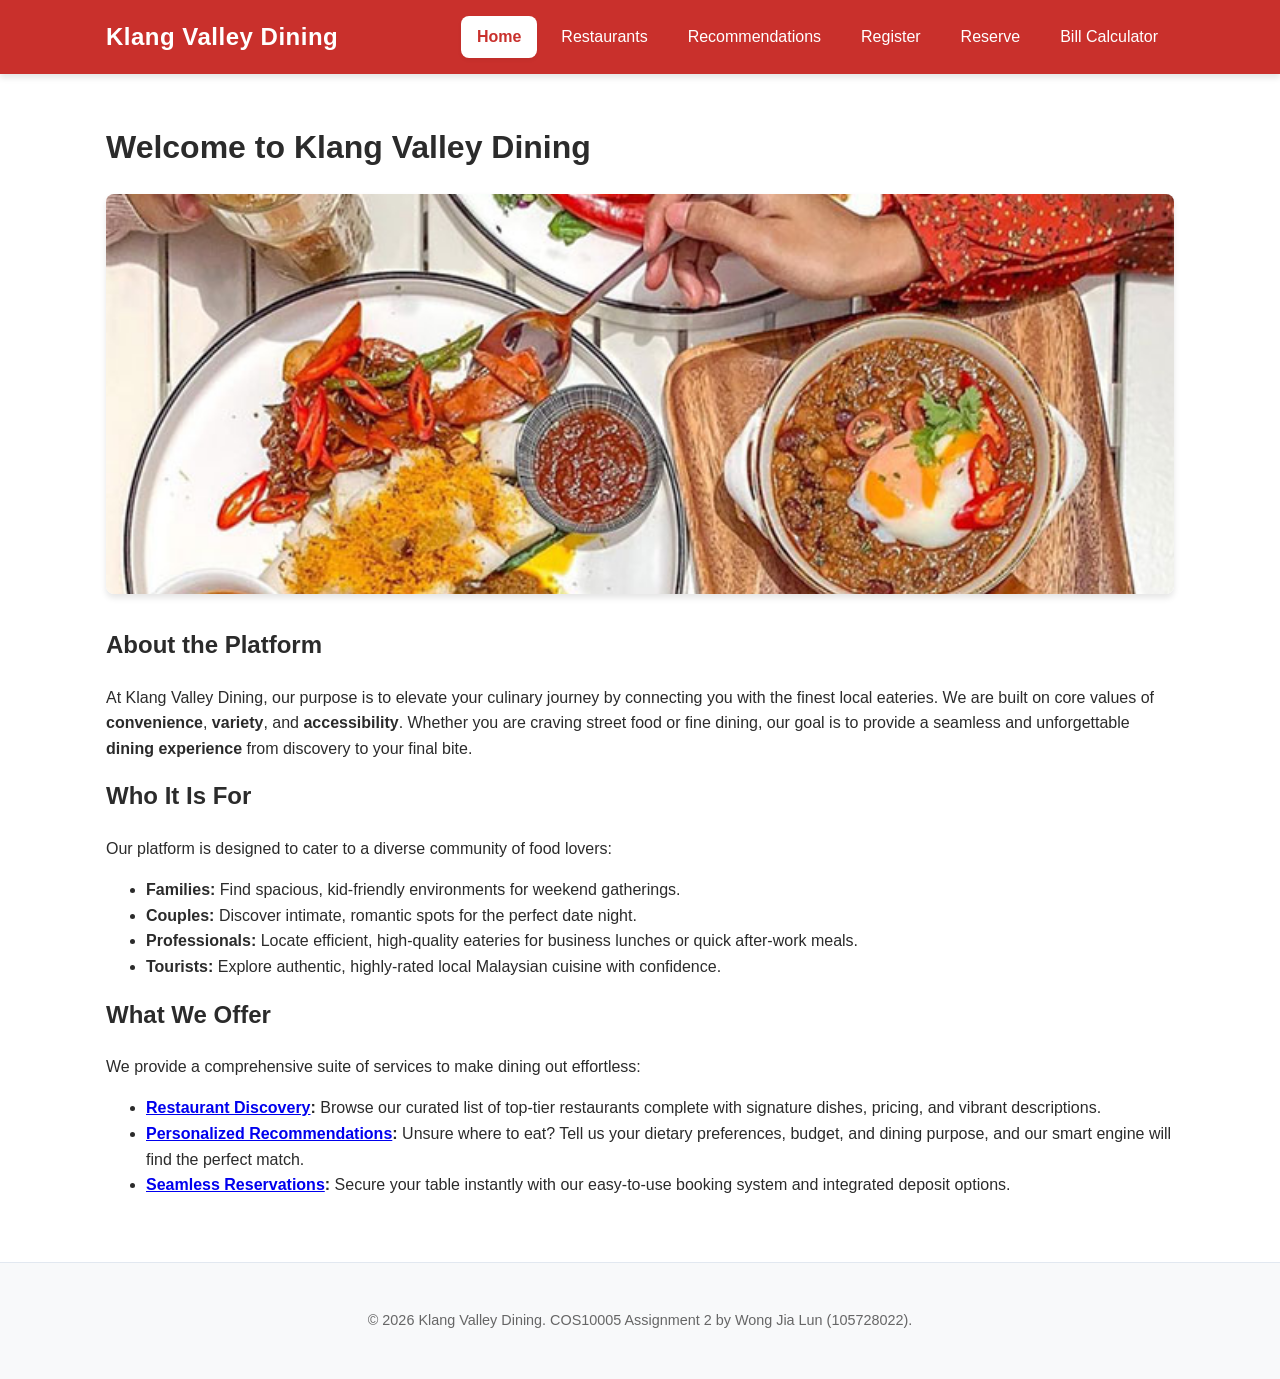
<file: assignment2/index.html>
<!DOCTYPE html>
<html lang="en">
<head>
    <meta charset="utf-8">
    <meta name="viewport" content="width=device-width, initial-scale=1">
    <meta name="description" content="Discover, get recommendations, and reserve the best dining experiences in the Klang Valley.">
    <title>Home | Klang Valley Dining</title>
    <!-- One external stylesheet shared by every page -->
    <link rel="stylesheet" href="css/style.css">
    <!-- One script file shared by every page; "defer" runs it after the HTML is parsed -->
    <script src="js/script.js" defer></script>
</head>
<body>

    <!-- ===== Shared header + navigation ===== -->
    <header class="site-header">
        <div class="header-inner">
            <div class="site-name">Klang Valley Dining</div>
            <nav aria-label="Main navigation">
                <ul class="nav-list">
                    <li><a href="index.html" class="active">Home</a></li>
                    <li><a href="restaurants.html">Restaurants</a></li>
                    <li><a href="recommend.html">Recommendations</a></li>
                    <li><a href="register.html">Register</a></li>
                    <li><a href="reservation.html">Reserve</a></li>
                    <li><a href="bill.html">Bill Calculator</a></li>
                </ul>
            </nav>
        </div>
    </header>

    <!-- ===== Page content ===== -->
    <main>
        <h1>Welcome to Klang Valley Dining</h1>

        <!-- Hero image showcasing the platform's theme -->
        <div class="hero-container">
            <img src="images/klang_valley_dining.jpg" alt="A diverse group of friends enjoying a lavish meal together at a vibrant restaurant" id="hero-img">
        </div>

        <section id="about">
            <h2>About the Platform</h2>
            <p>At Klang Valley Dining, our purpose is to elevate your culinary journey by connecting you with the finest local eateries. We are built on core values of <strong>convenience</strong>, <strong>variety</strong>, and <strong>accessibility</strong>. Whether you are craving street food or fine dining, our goal is to provide a seamless and unforgettable <strong>dining experience</strong> from discovery to your final bite.</p>
        </section>

        <section id="users">
            <h2>Who It Is For</h2>
            <p>Our platform is designed to cater to a diverse community of food lovers:</p>
            <ul>
                <li><strong>Families:</strong> Find spacious, kid-friendly environments for weekend gatherings.</li>
                <li><strong>Couples:</strong> Discover intimate, romantic spots for the perfect date night.</li>
                <li><strong>Professionals:</strong> Locate efficient, high-quality eateries for business lunches or quick after-work meals.</li>
                <li><strong>Tourists:</strong> Explore authentic, highly-rated local Malaysian cuisine with confidence.</li>
            </ul>
        </section>

        <section id="services">
            <h2>What We Offer</h2>
            <p>We provide a comprehensive suite of services to make dining out effortless:</p>
            <ul class="services-list">
                <li><strong><a href="restaurants.html">Restaurant Discovery</a>:</strong> Browse our curated list of top-tier restaurants complete with signature dishes, pricing, and vibrant descriptions.</li>
                <li><strong><a href="recommend.html">Personalized Recommendations</a>:</strong> Unsure where to eat? Tell us your dietary preferences, budget, and dining purpose, and our smart engine will find the perfect match.</li>
                <li><strong><a href="reservation.html">Seamless Reservations</a>:</strong> Secure your table instantly with our easy-to-use booking system and integrated deposit options.</li>
            </ul>
        </section>
    </main>

    <!-- ===== Shared footer ===== -->
    <footer class="site-footer">
        <p>&copy; 2026 Klang Valley Dining. COS10005 Assignment 2 by Wong Jia Lun (105728022).</p>
    </footer>

</body>
</html>
</file>
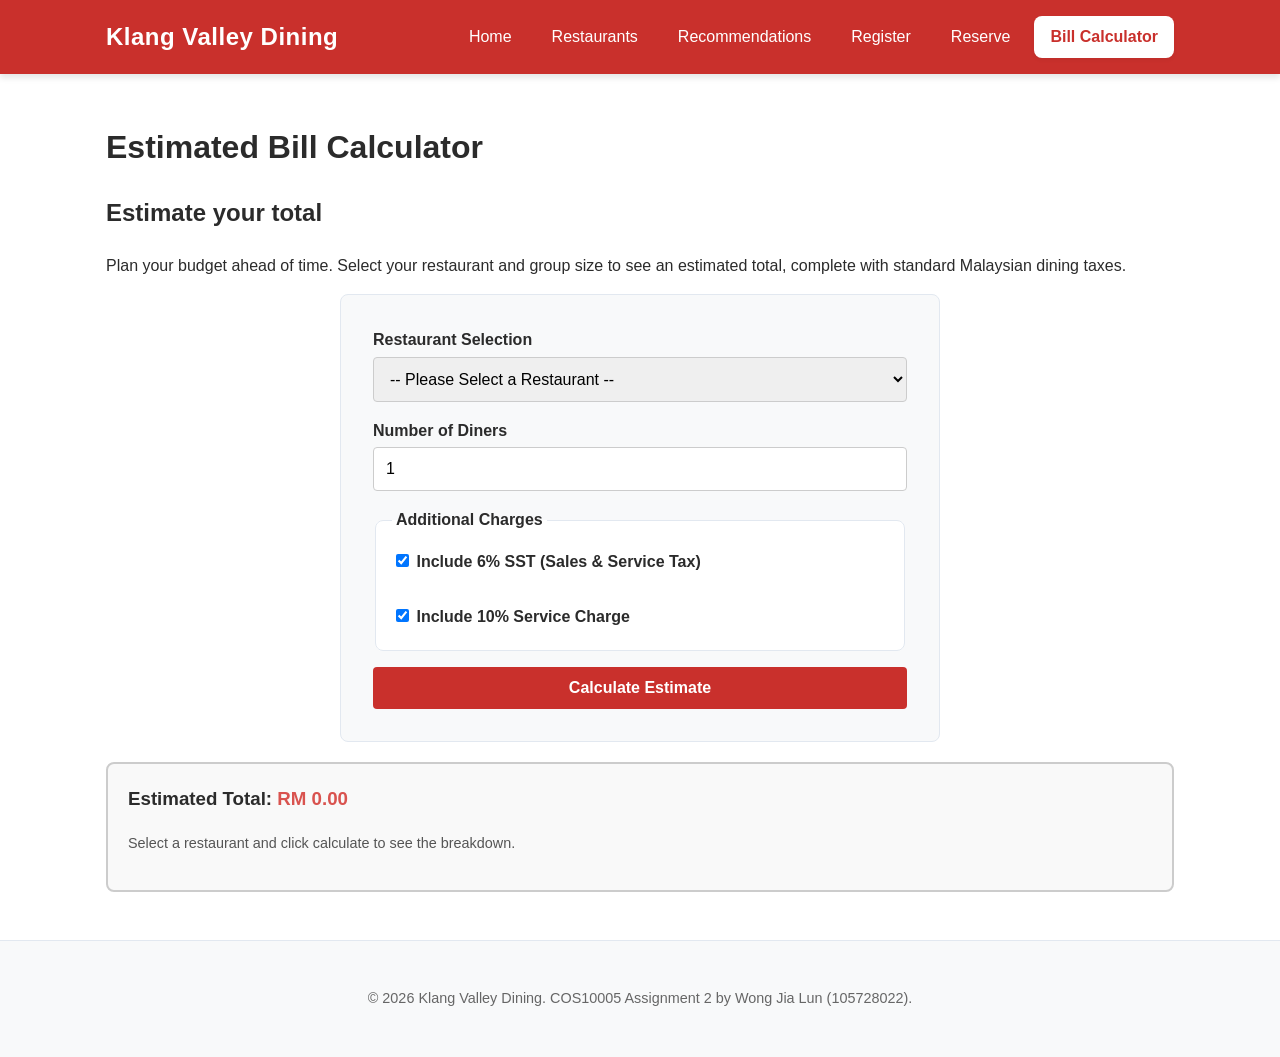
<file: assignment2/bill.html>
<!DOCTYPE html>
<html lang="en">
<head>
    <meta charset="utf-8">
    <meta name="viewport" content="width=device-width, initial-scale=1">
    <meta name="description" content="Calculate your estimated dining bill including taxes and service charges before making a reservation.">
    <title>Bill Calculator | Klang Valley Dining</title>
    <!-- One external stylesheet shared by every page -->
    <link rel="stylesheet" href="css/style.css">
    <!-- One script file shared by every page; "defer" runs it after the HTML is parsed -->
    <script src="js/script.js" defer></script>
</head>
<body>

    <!-- ===== Shared header + navigation ===== -->
    <header class="site-header">
        <div class="header-inner">
            <div class="site-name">Klang Valley Dining</div>
            <nav aria-label="Main navigation">
                <ul class="nav-list">
                    <li><a href="index.html">Home</a></li>
                    <li><a href="restaurants.html">Restaurants</a></li>
                    <li><a href="recommend.html">Recommendations</a></li>
                    <li><a href="register.html">Register</a></li>
                    <li><a href="reservation.html">Reserve</a></li>
                    <li><a href="bill.html" class="active">Bill Calculator</a></li>
                </ul>
            </nav>
        </div>
    </header>

    <!-- ===== Page content ===== -->
    <main>
        <h1>Estimated Bill Calculator</h1>

        <section id="bill-section">
            <h2>Estimate your total</h2>
            <p>Plan your budget ahead of time. Select your restaurant and group size to see an estimated total, complete with standard Malaysian dining taxes.</p>

            <form id="bill-form">
                
                <div class="form-group">
                    <label for="calc-restaurant">Restaurant Selection</label>
                    <select id="calc-restaurant" name="calc-restaurant" required>
                        <option value="">-- Please Select a Restaurant --</option>
                        <option value="45">Piii Eatery - Damansara Uptown (Avg RM 45/pax)</option>
                        <option value="35">Restoran Jin Xuan Hong Kong (Avg RM 35/pax)</option>
                        <option value="60">Ming Kee Cantonese (Avg RM 60/pax)</option>
                        <option value="20">Super Kitchen Chilli Pan Mee (Avg RM 20/pax)</option>
                        <option value="40">Menya Hanabi Damansara (Avg RM 40/pax)</option>
                        <option value="22">Village Park Restaurant (Avg RM 22/pax)</option>
                    </select>
                </div>

                <div class="form-group">
                    <label for="calc-people">Number of Diners</label>
                    <input type="number" id="calc-people" name="calc-people" min="1" value="1" required>
                </div>

                <fieldset class="form-group">
                    <legend>Additional Charges</legend>
                    <label>
                        <input type="checkbox" id="calc-sst" value="0.06" checked> Include 6% SST (Sales & Service Tax)
                    </label>
                    <br>
                    <label>
                        <input type="checkbox" id="calc-service" value="0.10" checked> Include 10% Service Charge
                    </label>
                </fieldset>

                <!-- Button type is "button" so it doesn't submit the form, just triggers JS -->
                <button type="button" id="calculate-btn">Calculate Estimate</button>
            </form>

            <!-- Dynamic Output Container -->
            <div id="bill-output-container" style="margin-top: 20px; padding: 20px; border: 2px solid #ccc; border-radius: 8px; background-color: #f9f9f9;">
                <h3>Estimated Total: <strong style="color: #d9534f;">RM <span id="bill-total" aria-live="polite">0.00</span></strong></h3>
                <p id="bill-breakdown" style="font-size: 0.9em; color: #555; margin-top: 10px;">Select a restaurant and click calculate to see the breakdown.</p>
            </div>

        </section>
    </main>

    <!-- ===== Shared footer ===== -->
    <footer class="site-footer">
        <p>&copy; 2026 Klang Valley Dining. COS10005 Assignment 2 by Wong Jia Lun (105728022).</p>
    </footer>

</body>
</html>
</file>
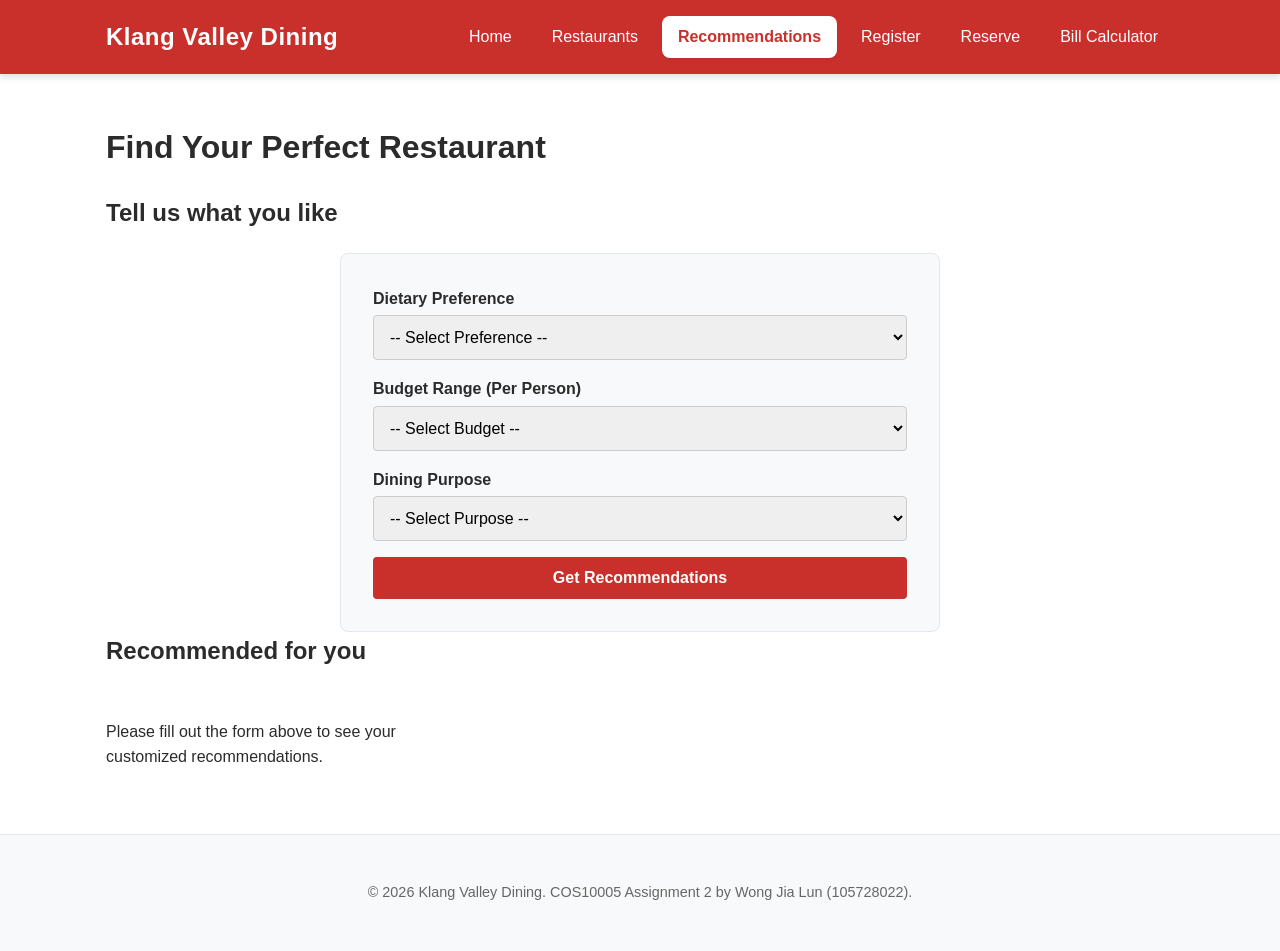
<file: assignment2/recommend.html>
<!DOCTYPE html>
<html lang="en">
<head>
    <meta charset="utf-8">
    <meta name="viewport" content="width=device-width, initial-scale=1">
    <meta name="description" content="Get personalized restaurant recommendations based on your dietary preferences, budget, and dining purpose.">
    <title>Recommendations | Klang Valley Dining</title>
    <!-- One external stylesheet shared by every page -->
    <link rel="stylesheet" href="css/style.css">
    <!-- One script file shared by every page; "defer" runs it after the HTML is parsed -->
    <script src="js/script.js" defer></script>
</head>
<body>

    <!-- ===== Shared header + navigation ===== -->
    <header class="site-header">
        <div class="header-inner">
            <div class="site-name">Klang Valley Dining</div>
            <nav aria-label="Main navigation">
                <ul class="nav-list">
                    <li><a href="index.html">Home</a></li>
                    <li><a href="restaurants.html">Restaurants</a></li>
                    <li><a href="recommend.html" class="active">Recommendations</a></li>
                    <li><a href="register.html">Register</a></li>
                    <li><a href="reservation.html">Reserve</a></li>
                    <li><a href="bill.html">Bill Calculator</a></li>
                </ul>
            </nav>
        </div>
    </header>

    <!-- ===== Page content ===== -->
    <main>
        <h1>Find Your Perfect Restaurant</h1>

        <section id="recommend-form-section">
            <h2>Tell us what you like</h2>

            <!-- The form does not need an action attribute because JavaScript will handle the submission and results -->
            <form id="recommend-form">
                
                <div class="form-group">
                    <label for="diet">Dietary Preference</label>
                    <select id="diet" name="diet" required>
                        <option value="">-- Select Preference --</option>
                        <option value="none">None (Open to anything)</option>
                        <option value="halal">Halal / Pork-Free</option>
                        <option value="vegetarian">Vegetarian Friendly</option>
                    </select>
                </div>

                <div class="form-group">
                    <label for="budget">Budget Range (Per Person)</label>
                    <select id="budget" name="budget" required>
                        <option value="">-- Select Budget --</option>
                        <option value="low">Budget (Under RM 20)</option>
                        <option value="medium">Moderate (RM 20 - RM 50)</option>
                        <option value="high">Premium (Above RM 50)</option>
                    </select>
                </div>

                <div class="form-group">
                    <label for="purpose">Dining Purpose</label>
                    <select id="purpose" name="purpose" required>
                        <option value="">-- Select Purpose --</option>
                        <option value="casual">Casual / Quick Meal</option>
                        <option value="family">Family / Group Gathering</option>
                        <option value="date">Date Night / Business</option>
                    </select>
                </div>

                <button type="submit" id="recommend-btn">Get Recommendations</button>
            </form>
        </section>

        <!-- JavaScript will inject the recommended restaurant cards into this div -->
        <section id="recommend-results" aria-live="polite">
            <h2>Recommended for you</h2>
            <div id="results-container">
                <p>Please fill out the form above to see your customized recommendations.</p>
            </div>
        </section>
    </main>

    <!-- ===== Shared footer ===== -->
    <footer class="site-footer">
        <p>&copy; 2026 Klang Valley Dining. COS10005 Assignment 2 by Wong Jia Lun (105728022).</p>
    </footer>

</body>
</html>
</file>
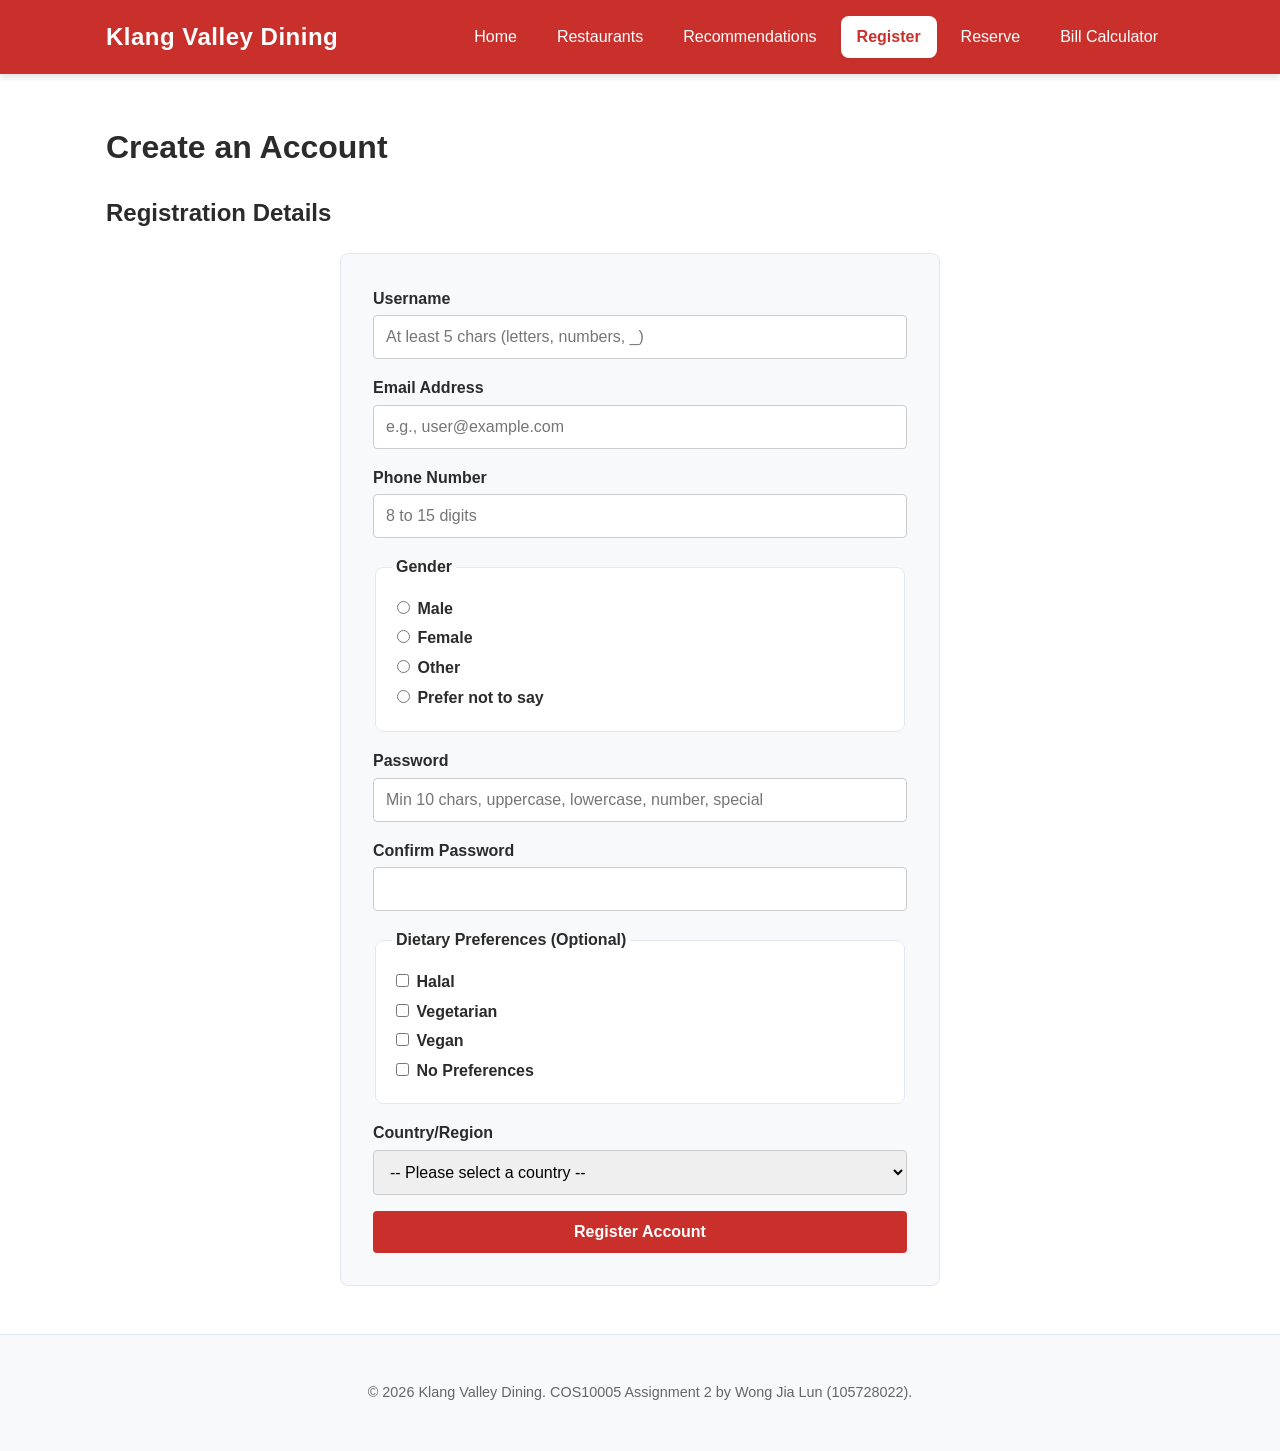
<file: assignment2/register.html>
<!DOCTYPE html>
<html lang="en">
<head>
    <meta charset="utf-8">
    <meta name="viewport" content="width=device-width, initial-scale=1">
    <meta name="description" content="Create an account to save your dining preferences and manage your reservations effortlessly.">
    <title>Register | Klang Valley Dining</title>
    <!-- One external stylesheet shared by every page -->
    <link rel="stylesheet" href="css/style.css">
    <!-- One script file shared by every page; "defer" runs it after the HTML is parsed -->
    <script src="js/script.js" defer></script>
</head>
<body>

    <!-- ===== Shared header + navigation ===== -->
    <header class="site-header">
        <div class="header-inner">
            <div class="site-name">Klang Valley Dining</div>
            <nav aria-label="Main navigation">
                <ul class="nav-list">
                    <li><a href="index.html">Home</a></li>
                    <li><a href="restaurants.html">Restaurants</a></li>
                    <li><a href="recommend.html">Recommendations</a></li>
                    <li><a href="register.html" class="active">Register</a></li>
                    <li><a href="reservation.html">Reserve</a></li>
                    <li><a href="bill.html">Bill Calculator</a></li>
                </ul>
            </nav>
        </div>
    </header>

    <!-- ===== Page content ===== -->
    <main>
        <h1>Create an Account</h1>

        <section id="register-section">
            <h2>Registration Details</h2>

            <!-- Form uses novalidate so we can handle all errors via JavaScript -->
            <form id="register-form" action="http://mercury.swin.edu.au/it000000/cos10005/regtest.php" method="POST">
    <div class="form-group">
        <label for="reg-username">Username</label>
        <input type="text" id="reg-username" name="username" placeholder="At least 5 chars (letters, numbers, _)">
        <span id="reg-username-error" class="error-message"></span>
    </div>

    <div class="form-group">
        <label for="reg-email">Email Address</label>
        <input type="text" id="reg-email" name="email" placeholder="e.g., user@example.com">
        <span id="reg-email-error" class="error-message"></span>
    </div>

    <div class="form-group">
        <label for="reg-phone">Phone Number</label>
        <input type="text" id="reg-phone" name="phone" placeholder="8 to 15 digits">
        <span id="reg-phone-error" class="error-message"></span>
    </div>

    <fieldset class="form-group">
        <legend>Gender</legend>
        <label><input type="radio" name="gender" value="male"> Male</label>
        <label><input type="radio" name="gender" value="female"> Female</label>
        <label><input type="radio" name="gender" value="other"> Other</label>
        <label><input type="radio" name="gender" value="prefer_not"> Prefer not to say</label>
        <!-- Error span for gender -->
        <span id="reg-gender-error" class="error-message" style="display:block; margin-top:5px;"></span>
    </fieldset>

    <div class="form-group">
        <label for="reg-password">Password</label>
        <input type="password" id="reg-password" name="password" placeholder="Min 10 chars, uppercase, lowercase, number, special">
        <span id="reg-password-error" class="error-message"></span>
    </div>

    <div class="form-group">
        <label for="reg-confirm">Confirm Password</label>
        <input type="password" id="reg-confirm" name="confirm">
        <span id="reg-confirm-error" class="error-message"></span>
    </div>

    <!-- Dietary Preferences -->
    <fieldset class="form-group">
        <legend>Dietary Preferences (Optional)</legend>
        <label><input type="checkbox" name="dietary" value="halal"> Halal</label>
        <label><input type="checkbox" name="dietary" value="vegetarian"> Vegetarian</label>
        <label><input type="checkbox" name="dietary" value="vegan"> Vegan</label>
        <label><input type="checkbox" name="dietary" value="none"> No Preferences</label>
    </fieldset>

    <!-- Country/Region -->
    <div class="form-group">
        <label for="reg-country">Country/Region</label>
        <select id="reg-country" name="country" required>
            <option value="">-- Please select a country --</option>
            <option value="MY">Malaysia</option>
            <option value="SG">Singapore</option>
            <option value="ID">Indonesia</option>
            <option value="TH">Thailand</option>
            <option value="OTHER">Other</option>
        </select>
        <span id="reg-country-error" class="error-message"></span>
    </div>

    <button type="submit">Register Account</button>
</form>
        </section>
    </main>

    <!-- ===== Shared footer ===== -->
    <footer class="site-footer">
        <p>&copy; 2026 Klang Valley Dining. COS10005 Assignment 2 by Wong Jia Lun (105728022).</p>
    </footer>

</body>
</html>
</file>
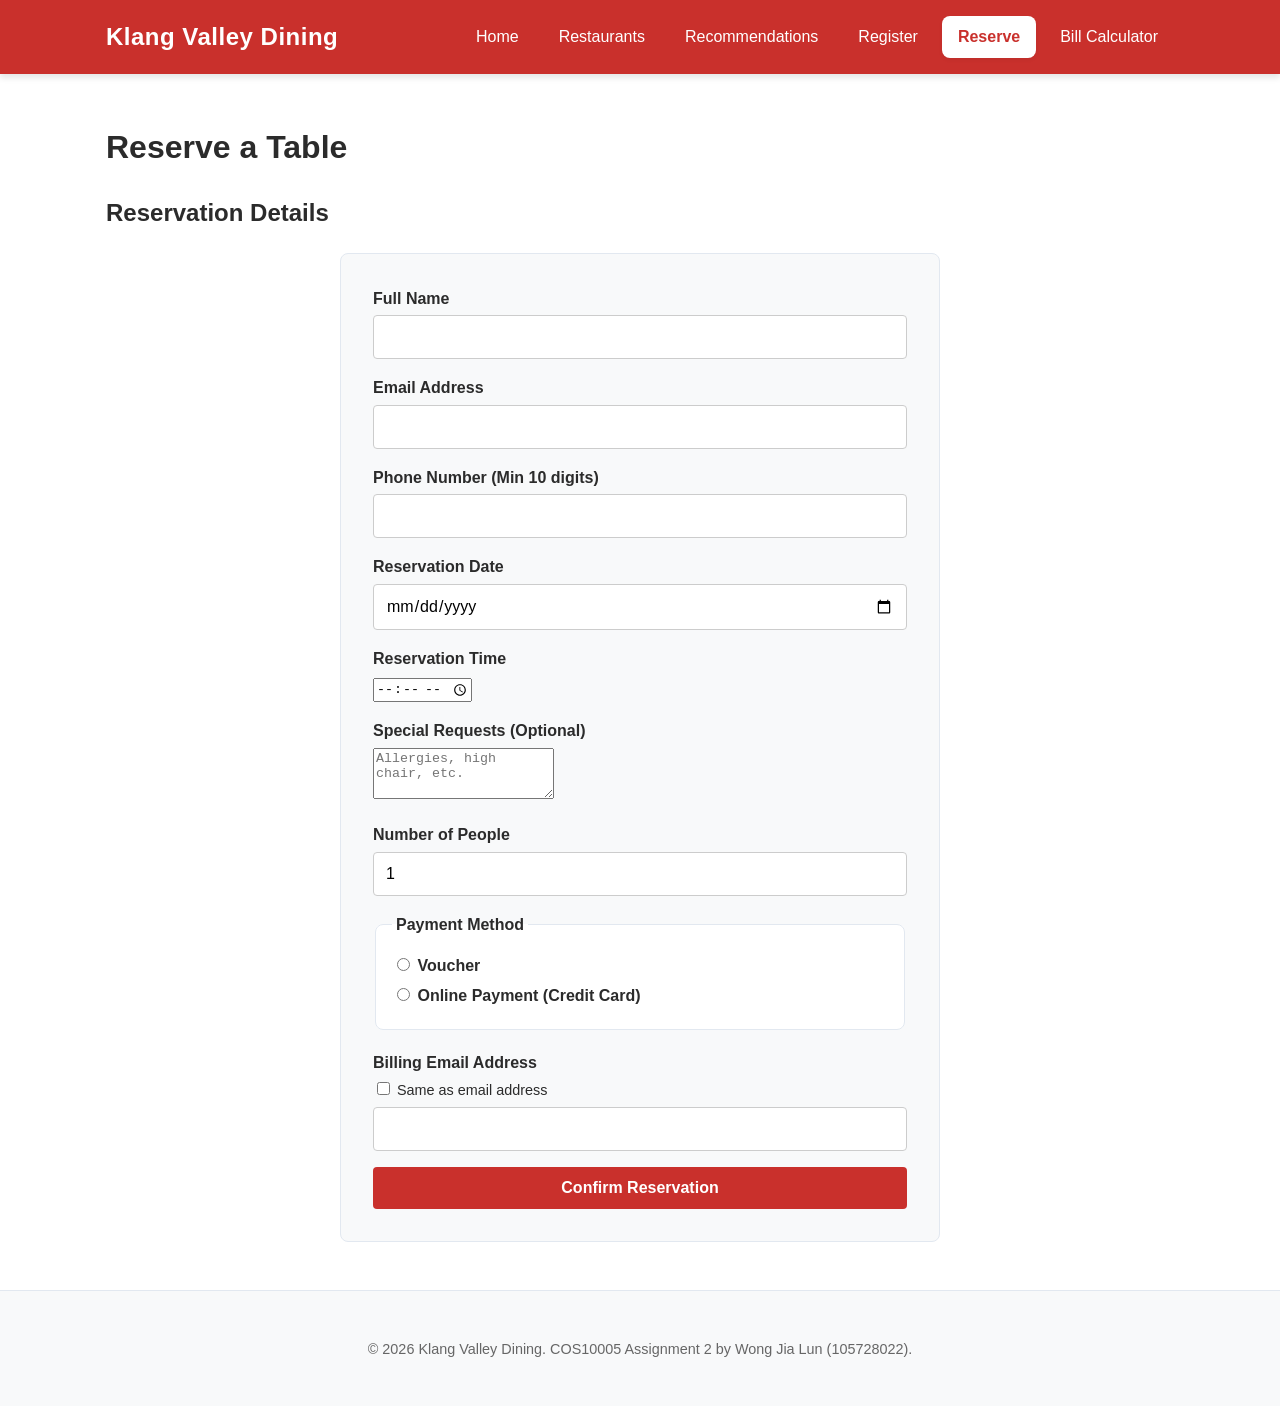
<file: assignment2/reservation.html>
<!DOCTYPE html>
<html lang="en">
<head>
    <meta charset="utf-8">
    <meta name="viewport" content="width=device-width, initial-scale=1">
    <meta name="description" content="Secure your table at one of our top-rated restaurants with our easy online reservation form.">
    <title>Reservation | Klang Valley Dining</title>
    <!-- One external stylesheet shared by every page -->
    <link rel="stylesheet" href="css/style.css">
    <!-- One script file shared by every page; "defer" runs it after the HTML is parsed -->
    <script src="js/script.js" defer></script>
</head>
<body>

    <!-- ===== Shared header + navigation ===== -->
    <header class="site-header">
        <div class="header-inner">
            <div class="site-name">Klang Valley Dining</div>
            <nav aria-label="Main navigation">
                <ul class="nav-list">
                    <li><a href="index.html">Home</a></li>
                    <li><a href="restaurants.html">Restaurants</a></li>
                    <li><a href="recommend.html">Recommendations</a></li>
                    <li><a href="register.html">Register</a></li>
                    <li><a href="reservation.html" class="active">Reserve</a></li>
                    <li><a href="bill.html">Bill Calculator</a></li>
                </ul>
            </nav>
        </div>
    </header>

    <!-- ===== Page content ===== -->
    <main>
        <h1>Reserve a Table</h1>

        <section id="reservation-section">
            <h2>Reservation Details</h2>

  <form id="reservation-form" action="http://mercury.swin.edu.au/it000000/cos10005/regtest.php" method="POST">
    <!-- Required fields -->
    <div class="form-group">
        <label for="res-name">Full Name</label>
        <input type="text" id="res-name" name="name">
        <span id="res-name-error" class="error-message"></span>
    </div>

    <div class="form-group">
        <label for="res-email">Email Address</label>
        <input type="text" id="res-email" name="email">
        <span id="res-email-error" class="error-message"></span>
    </div>

    <div class="form-group">
        <label for="res-phone">Phone Number (Min 10 digits)</label>
        <input type="text" id="res-phone" name="phone">
        <span id="res-phone-error" class="error-message"></span>
    </div>

    <div class="form-group">
        <label for="res-date">Reservation Date</label>
        <input type="date" id="res-date" name="date">
        <span id="res-date-error" class="error-message"></span>
    </div>

    <!-- Time Selection -->
    <div class="form-group">
        <label for="res-time">Reservation Time</label>
        <input type="time" id="res-time" name="time">
        <span id="res-time-error" class="error-message"></span>
    </div>

    <!-- Special Requests -->
    <div class="form-group">
        <label for="res-requests">Special Requests (Optional)</label>
        <textarea id="res-requests" name="requests" rows="3" placeholder="Allergies, high chair, etc."></textarea>
    </div>

    <div class="form-group">
        <label for="res-people">Number of People</label>
        <input type="number" id="res-people" name="people" min="1" value="1">
        <span id="res-people-error" class="error-message"></span>
    </div>

    <!-- Payment Selection -->
    <fieldset class="form-group">
        <legend>Payment Method</legend>
        <label><input type="radio" name="payment" value="voucher"> Voucher</label>
        <label><input type="radio" name="payment" value="online"> Online Payment (Credit Card)</label>
        <span id="res-payment-error" class="error-message" style="display:block;"></span>
    </fieldset>

    <!-- Voucher Section (Hidden by default) -->
    <div id="section-voucher" style="display: none;" class="form-group">
        <label for="res-voucher">12-Digit Voucher Code</label>
        <input type="text" id="res-voucher" name="voucher" placeholder="Enter 12-digit code">
    </div>

    <!-- Credit Card Section (Hidden by default) -->
    <div id="section-cc" style="display: none;" class="form-group">
        <label for="res-cc-type">Card Type</label>
        <select id="res-cc-type" name="cc-type">
            <option value="visa-mc">Visa / Mastercard</option>
            <option value="amex">American Express</option>
        </select>

        <label for="res-cc-number" style="margin-top: 10px;">Credit Card Number</label>
        <input type="text" id="res-cc-number" name="cc-number" placeholder="Digits only">
        <span id="res-cc-error" class="error-message"></span>
    </div>

    <!-- Billing Email with Checkbox -->
    <div class="form-group">
        <label for="res-billing-email" style="margin-top: 20px;">Billing Email Address</label>
        <label style="font-weight: normal; font-size: 0.9em; margin-bottom: 5px; display: block;">
            <input type="checkbox" id="same-email-check"> Same as email address
        </label>
        <input type="text" id="res-billing-email" name="billing-email">
        <span id="res-billing-email-error" class="error-message"></span>
    </div>

    <button type="submit">Confirm Reservation</button>
</form>
        </section>
    </main>

    <!-- ===== Shared footer ===== -->
    <footer class="site-footer">
        <!-- Remember to update the TODOs with your Name and Student ID -->
        <p>&copy; 2026 Klang Valley Dining. COS10005 Assignment 2 by Wong Jia Lun (105728022).</p>
    </footer>

</body>
</html>
</file>
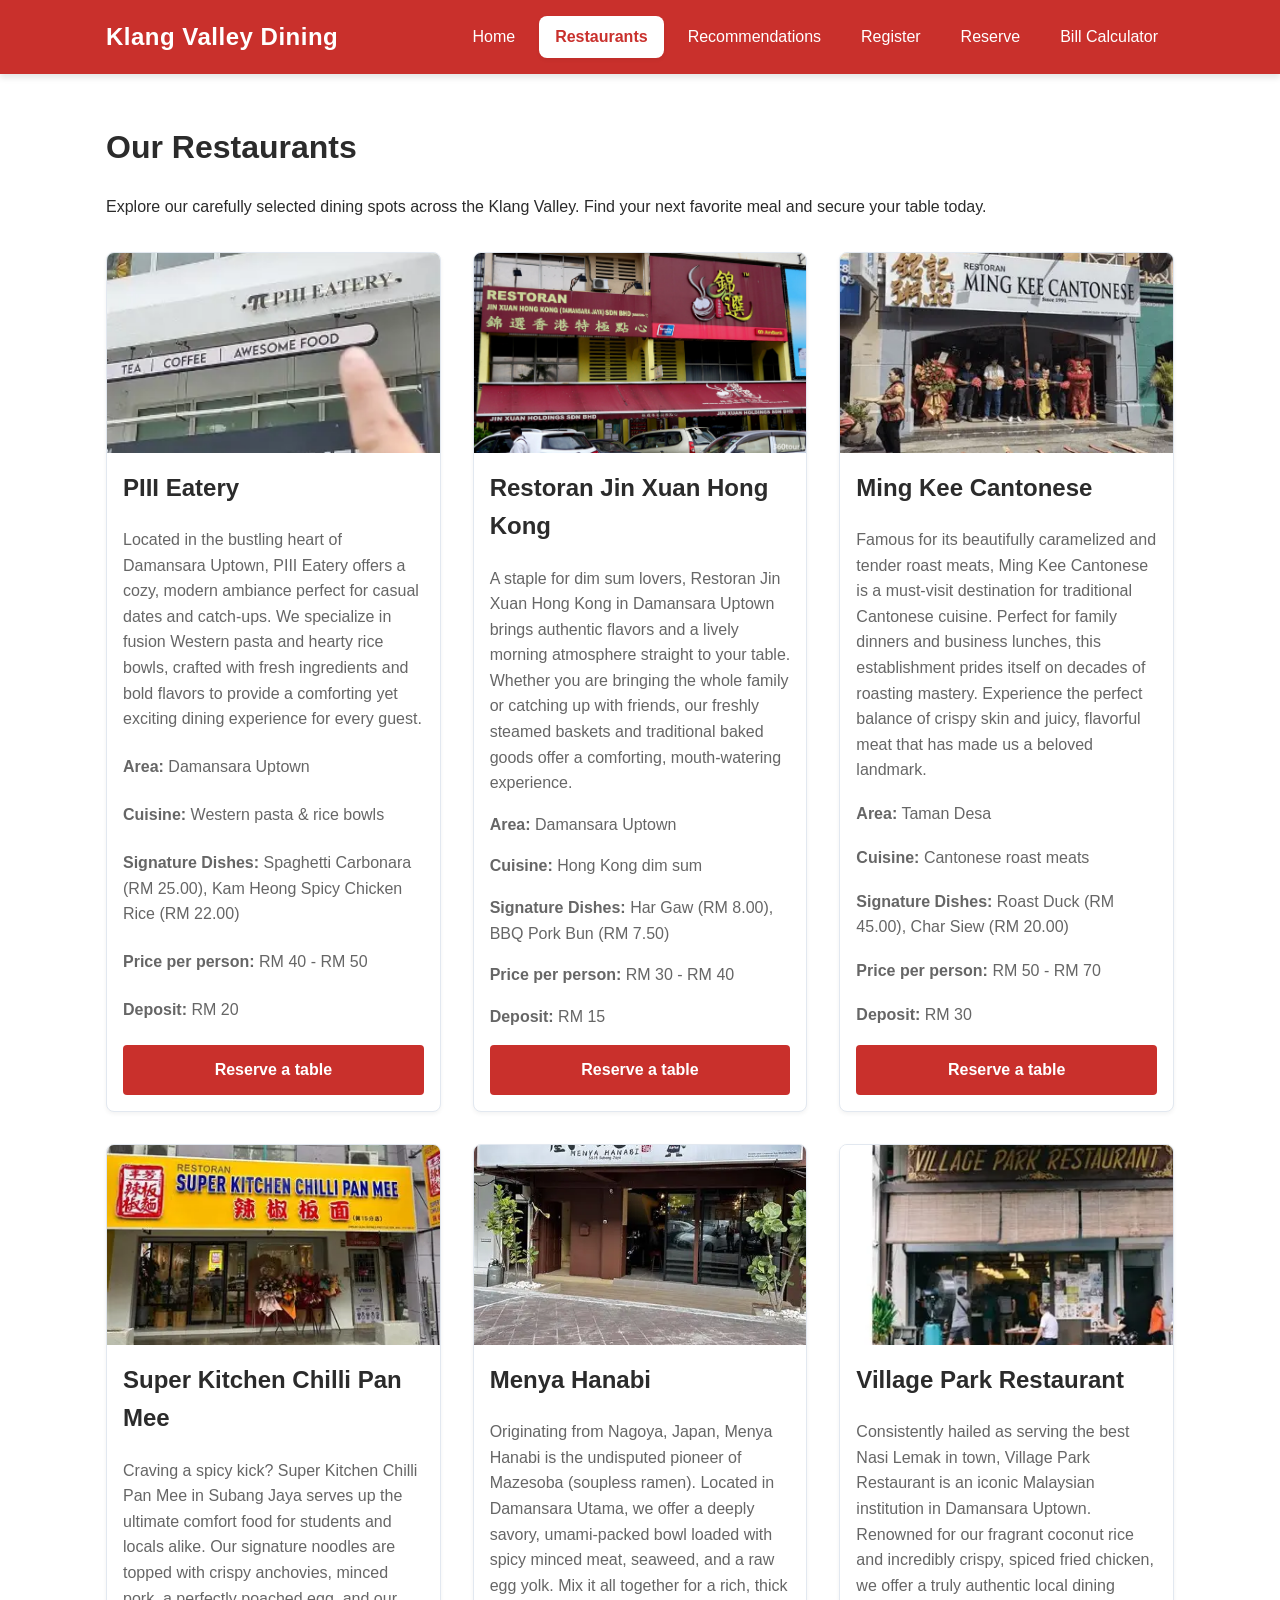
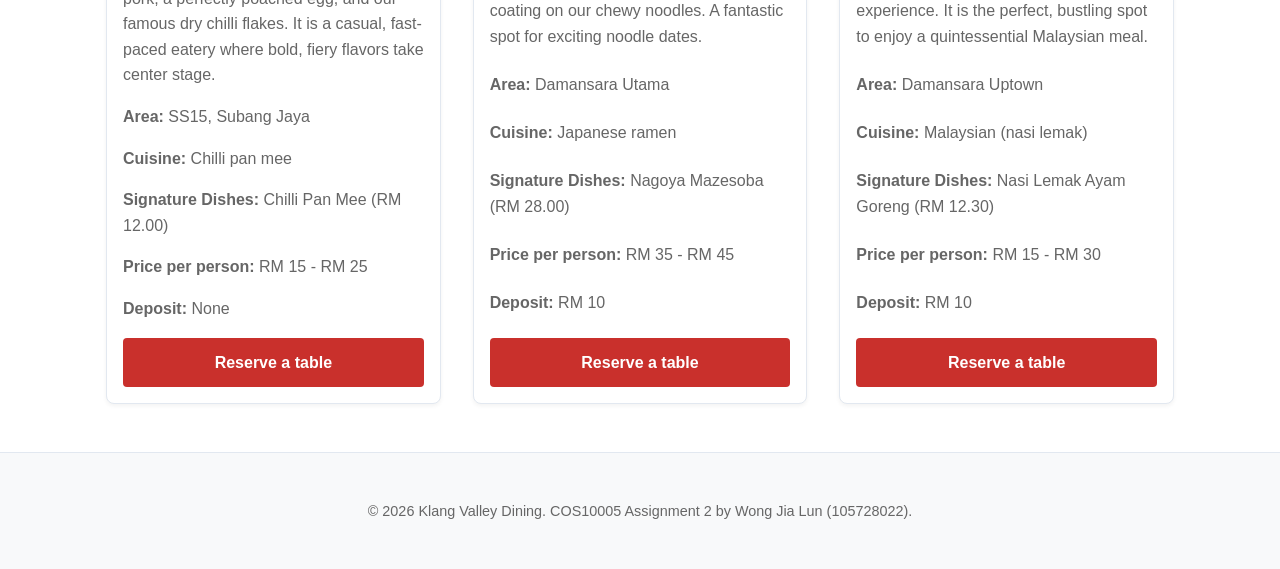
<file: assignment2/restaurants.html>
<!DOCTYPE html>
<html lang="en">
<head>
    <meta charset="utf-8">
    <meta name="viewport" content="width=device-width, initial-scale=1">
    <meta name="description" content="Browse our curated selection of top-tier restaurants in the Klang Valley, from local street food to premium dining.">
    <title>Restaurants | Klang Valley Dining</title>
    <link rel="stylesheet" href="css/style.css">
    <script src="js/script.js" defer></script>
</head>
<body>

    <!-- ===== Shared header + navigation ===== -->
    <header class="site-header">
        <div class="header-inner">
            <div class="site-name">Klang Valley Dining</div>
            <nav aria-label="Main navigation">
                <ul class="nav-list">
                    <li><a href="index.html">Home</a></li>
                    <li><a href="restaurants.html" class="active" aria-current="page">Restaurants</a></li>
                    <li><a href="recommend.html">Recommendations</a></li>
                    <li><a href="register.html">Register</a></li>
                    <li><a href="reservation.html">Reserve</a></li>
                    <li><a href="bill.html">Bill Calculator</a></li>
                </ul>
            </nav>
        </div>
    </header>

    <!-- ===== Page content ===== -->
    <main>
        <h1>Our Restaurants</h1>
        <p>Explore our carefully selected dining spots across the Klang Valley. Find your next favorite meal and secure your table today.</p>

        <!-- Grid container for the restaurant cards -->
        <div class="restaurant-list">
            
            <!-- Restaurant 1 -->
            <div class="restaurant-card">
                <img src="images/piii_eater_location.webp" alt="A view of Piii Eatery cafe interior">
                <div class="restaurant-card-content">
                    <h2>PIII Eatery</h2>
                    <p class="description">Located in the bustling heart of Damansara Uptown, PIII Eatery offers a cozy, modern ambiance perfect for casual dates and catch-ups. We specialize in fusion Western pasta and hearty rice bowls, crafted with fresh ingredients and bold flavors to provide a comforting yet exciting dining experience for every guest.</p>
                    <p><strong>Area:</strong> Damansara Uptown</p>
                    <p><strong>Cuisine:</strong> Western pasta & rice bowls</p>
                    <p><strong>Signature Dishes:</strong> Spaghetti Carbonara (RM 25.00), Kam Heong Spicy Chicken Rice (RM 22.00)</p>
                    <p><strong>Price per person:</strong> RM 40 - RM 50</p>
                    <p><strong>Deposit:</strong> RM 20</p>
                    <a href="reservation.html?restaurant=1" class="btn">Reserve a table</a>
                </div>
            </div>

            <!-- Restaurant 2 -->
            <div class="restaurant-card">
                <img src="images/jin_xuan.jpg" alt="Steaming bamboo baskets of dim sum at Jin Xuan">
                <div class="restaurant-card-content">
                    <h2>Restoran Jin Xuan Hong Kong</h2>
                    <p class="description">A staple for dim sum lovers, Restoran Jin Xuan Hong Kong in Damansara Uptown brings authentic flavors and a lively morning atmosphere straight to your table. Whether you are bringing the whole family or catching up with friends, our freshly steamed baskets and traditional baked goods offer a comforting, mouth-watering experience.</p>
                    <p><strong>Area:</strong> Damansara Uptown</p>
                    <p><strong>Cuisine:</strong> Hong Kong dim sum</p>
                    <p><strong>Signature Dishes:</strong> Har Gaw (RM 8.00), BBQ Pork Bun (RM 7.50)</p>
                    <p><strong>Price per person:</strong> RM 30 - RM 40</p>
                    <p><strong>Deposit:</strong> RM 15</p>
                    <a href="reservation.html?restaurant=2" class="btn">Reserve a table</a>
                </div>
            </div>

            <!-- Restaurant 3 -->
            <div class="restaurant-card">
                <img src="images/ming_kee.webp" alt="Delicious roasted meats hanging at Ming Kee Cantonese">
                <div class="restaurant-card-content">
                    <h2>Ming Kee Cantonese</h2>
                    <p class="description">Famous for its beautifully caramelized and tender roast meats, Ming Kee Cantonese is a must-visit destination for traditional Cantonese cuisine. Perfect for family dinners and business lunches, this establishment prides itself on decades of roasting mastery. Experience the perfect balance of crispy skin and juicy, flavorful meat that has made us a beloved landmark.</p>
                    <p><strong>Area:</strong> Taman Desa</p>
                    <p><strong>Cuisine:</strong> Cantonese roast meats</p>
                    <p><strong>Signature Dishes:</strong> Roast Duck (RM 45.00), Char Siew (RM 20.00)</p>
                    <p><strong>Price per person:</strong> RM 50 - RM 70</p>
                    <p><strong>Deposit:</strong> RM 30</p>
                    <a href="reservation.html?restaurant=3" class="btn">Reserve a table</a>
                </div>
            </div>

            <!-- Restaurant 4 -->
            <div class="restaurant-card">
                <img src="images/super_kitchen.webp" alt="A bowl of Super Kitchen Chilli Pan Mee with poached egg">
                <div class="restaurant-card-content">
                    <h2>Super Kitchen Chilli Pan Mee</h2>
                    <p class="description">Craving a spicy kick? Super Kitchen Chilli Pan Mee in Subang Jaya serves up the ultimate comfort food for students and locals alike. Our signature noodles are topped with crispy anchovies, minced pork, a perfectly poached egg, and our famous dry chilli flakes. It is a casual, fast-paced eatery where bold, fiery flavors take center stage.</p>
                    <p><strong>Area:</strong> SS15, Subang Jaya</p>
                    <p><strong>Cuisine:</strong> Chilli pan mee</p>
                    <p><strong>Signature Dishes:</strong> Chilli Pan Mee (RM 12.00)</p>
                    <p><strong>Price per person:</strong> RM 15 - RM 25</p>
                    <p><strong>Deposit:</strong> None</p>
                    <a href="reservation.html?restaurant=4" class="btn">Reserve a table</a>
                </div>
            </div>

            <!-- Restaurant 5 -->
            <div class="restaurant-card">
                <img src="images/menya_hanabi.webp" alt="Signature Nagoya Mazesoba at Menya Hanabi">
                <div class="restaurant-card-content">
                    <h2>Menya Hanabi</h2>
                    <p class="description">Originating from Nagoya, Japan, Menya Hanabi is the undisputed pioneer of Mazesoba (soupless ramen). Located in Damansara Utama, we offer a deeply savory, umami-packed bowl loaded with spicy minced meat, seaweed, and a raw egg yolk. Mix it all together for a rich, thick coating on our chewy noodles. A fantastic spot for exciting noodle dates.</p>
                    <p><strong>Area:</strong> Damansara Utama</p>
                    <p><strong>Cuisine:</strong> Japanese ramen</p>
                    <p><strong>Signature Dishes:</strong> Nagoya Mazesoba (RM 28.00)</p>
                    <p><strong>Price per person:</strong> RM 35 - RM 45</p>
                    <p><strong>Deposit:</strong> RM 10</p>
                    <a href="reservation.html?restaurant=5" class="btn">Reserve a table</a>
                </div>
            </div>

            <!-- Restaurant 6 -->
            <div class="restaurant-card">
                <img src="images/village_park.webp" alt="Famous Nasi Lemak Ayam Goreng at Village Park">
                <div class="restaurant-card-content">
                    <h2>Village Park Restaurant</h2>
                    <p class="description">Consistently hailed as serving the best Nasi Lemak in town, Village Park Restaurant is an iconic Malaysian institution in Damansara Uptown. Renowned for our fragrant coconut rice and incredibly crispy, spiced fried chicken, we offer a truly authentic local dining experience. It is the perfect, bustling spot to enjoy a quintessential Malaysian meal.</p>
                    <p><strong>Area:</strong> Damansara Uptown</p>
                    <p><strong>Cuisine:</strong> Malaysian (nasi lemak)</p>
                    <p><strong>Signature Dishes:</strong> Nasi Lemak Ayam Goreng (RM 12.30)</p>
                    <p><strong>Price per person:</strong> RM 15 - RM 30</p>
                    <p><strong>Deposit:</strong> RM 10</p>
                    <a href="reservation.html?restaurant=6" class="btn">Reserve a table</a>
                </div>
            </div>

        </div>
    </main>

    <!-- ===== Shared footer ===== -->
    <footer class="site-footer">
        <p>&copy; 2026 Klang Valley Dining. COS10005 Assignment 2 by Wong Jia Lun (105728022).</p>
    </footer>

</body>
</html>
</file>
<file: assignment2/css/style.css>
/* ==========================================================================
   COS10005 Assignment 2 - style.css

   Contents
   1. Design tokens (colours, spacing, fonts)
   2. Base / reset
   3. Layout helpers
   4. Header and navigation
   5. Footer
   6. Restaurant cards
   7. Forms and error messages
   8. Buttons
   9. Responsive: tablet (768px - 1023px)
   10. Responsive: mobile (767px and below)
   ========================================================================== */

/* 1. Design tokens ------------------------------------------------------- */
:root {
    /* Refined palette with high contrast for accessibility */
    --colour-text: #2b2b2b;
    --colour-text-muted: #666666;
    --colour-background: #ffffff;
    --colour-primary: #c9302c; /* Appetizing deep red */
    --colour-primary-hover: #ac2925;
    --colour-primary-text: #ffffff;
    --colour-surface: #f8f9fa; /* Light grey for sections/forms */
    --colour-border: #e2e8f0;
    --colour-error: #d9534f;
    
    /* Spacing and layout elements */
    --space-xs: 0.25rem;
    --space-s: 0.5rem;
    --space-m: 1rem;
    --space-l: 2rem;
    --space-xl: 3rem;
    
    /* Modern system font stack */
    --font-body: 'Segoe UI', Roboto, 'Helvetica Neue', Arial, sans-serif;
    --radius: 8px;
    --shadow-sm: 0 2px 4px rgba(0,0,0,0.05);
    --shadow-md: 0 4px 6px rgba(0,0,0,0.1);
    --transition: all 0.3s ease;
}

/* 2. Base / reset -------------------------------------------------------- */
* { /* Fixed the typo from '-' to '*' */
    box-sizing: border-box;
}

body {
    margin: 0;
    font-family: var(--font-body);
    font-size: 1rem;
    line-height: 1.6;
    color: var(--colour-text);
    background-color: var(--colour-background);
}

h1, h2, h3 {
    color: var(--colour-text);
    margin-top: 0;
}

img {
    max-width: 100%;
    height: auto;
    display: block;
}

/* 3. Layout helpers ------------------------------------------------------ */
main {
    max-width: 1100px;
    margin: 0 auto;
    padding: var(--space-xl) var(--space-m);
    min-height: 70vh; /* Keeps footer at bottom on short pages */
}

/* 4. Header and navigation ----------------------------------------------- */
.site-header {
    background-color: var(--colour-primary);
    color: var(--colour-primary-text);
    box-shadow: var(--shadow-md);
    position: sticky;
    top: 0;
    z-index: 100;
}

.header-inner {
    max-width: 1100px;
    margin: 0 auto;
    padding: var(--space-m);
    display: flex;
    flex-wrap: wrap;
    align-items: center;
    justify-content: space-between;
    gap: var(--space-m);
}

.site-name {
    margin: 0;
    font-size: 1.5rem;
    font-weight: 700;
    letter-spacing: 0.5px;
}

.nav-list {
    list-style: none;
    margin: 0;
    padding: 0;
    display: flex;
    flex-wrap: wrap;
    gap: var(--space-s);
}

.nav-list a {
    display: block;
    padding: var(--space-s) var(--space-m);
    color: var(--colour-primary-text);
    text-decoration: none;
    border-radius: var(--radius);
    transition: var(--transition);
    font-weight: 500;
}

.nav-list a:hover,
.nav-list a:focus {
    background-color: rgba(255, 255, 255, 0.15);
}

.nav-list a.active {
    background-color: var(--colour-primary-text);
    color: var(--colour-primary);
    font-weight: 700;
    box-shadow: var(--shadow-sm);
}

/* --- Hero Image Styles --- */
.hero-container {
    width: 100%;
    height: 400px; /* Constrains the height so text stays visible above the fold */
    border-radius: var(--radius);
    overflow: hidden;
    margin-bottom: var(--space-l);
    box-shadow: var(--shadow-md);
}

#hero-img {
    width: 100%;
    height: 100%;
    object-fit: cover; /* Crops the image to fit the container without squishing it */
    object-position: center; /* Keeps the focus on the center of the food */
}

/* 5. Footer -------------------------------------------------------------- */
.site-footer {
    background-color: var(--colour-surface);
    border-top: 1px solid var(--colour-border);
    padding: var(--space-l) var(--space-m);
    text-align: center;
    color: var(--colour-text-muted);
    font-size: 0.9rem;
}

/* 6. Restaurant cards ---------------------------------------------------- */
#results-container {
    display: grid;
    grid-template-columns: repeat(3, 1fr);
    gap: var(--space-l);
    margin-top: var(--space-l);
}

.restaurant-card {
    background-color: var(--colour-background);
    border: 1px solid var(--colour-border);
    border-radius: var(--radius);
    overflow: hidden;
    box-shadow: var(--shadow-sm);
    transition: var(--transition);
    display: flex;
    flex-direction: column;
}

.restaurant-card:hover {
    transform: translateY(-4px);
    box-shadow: var(--shadow-md);
    border-color: #d1d5db;
}

.restaurant-card img {
    width: 100%;
    height: 200px;
    object-fit: cover;
}

.restaurant-card-content {
    padding: var(--space-m);
    display: flex;
    flex-direction: column;
    flex-grow: 1;
}

.restaurant-card-content h3 {
    margin: 0 0 var(--space-xs) 0;
    font-size: 1.25rem;
}

.restaurant-card-content p {
    color: var(--colour-text-muted);
    margin: 0 0 var(--space-m) 0;
    flex-grow: 1;
}
.restaurant-list {
    display: grid;
    grid-template-columns: repeat(3, 1fr);
    gap: var(--space-l);
    margin-top: var(--space-l);
}

/* 7. Forms and error messages -------------------------------------------- */
form {
    background-color: var(--colour-surface);
    padding: var(--space-l);
    border-radius: var(--radius);
    border: 1px solid var(--colour-border);
    max-width: 600px;
    margin: 0 auto;
}

.form-group {
    margin-bottom: var(--space-m);
}

label {
    display: block;
    font-weight: 600;
    margin-bottom: var(--space-xs);
    color: var(--colour-text);
}

input[type="text"],
input[type="email"],
input[type="number"],
input[type="password"],
input[type="date"],
select {
    width: 100%;
    padding: 0.75rem;
    border: 1px solid #ccc;
    border-radius: 4px;
    font-family: inherit;
    font-size: 1rem;
    transition: var(--transition);
}

input:focus,
select:focus {
    border-color: var(--colour-primary);
    outline: none;
    box-shadow: 0 0 0 3px rgba(201, 48, 44, 0.15); /* Accessible focus ring */
}

fieldset {
    border: 1px solid var(--colour-border);
    border-radius: var(--radius);
    padding: var(--space-m);
    margin-bottom: var(--space-m);
    background-color: var(--colour-background);
}

legend {
    font-weight: bold;
    padding: 0 var(--space-xs);
    color: var(--colour-text);
}

.error-message {
    display: block;
    color: var(--colour-error);
    font-size: 0.85rem;
    margin-top: var(--space-xs);
    font-weight: 500;
}

/* 8. Buttons ------------------------------------------------------------- */
button, 
.btn {
    display: inline-block;
    background-color: var(--colour-primary);
    color: var(--colour-primary-text);
    padding: 0.75rem 1.5rem;
    border: none;
    border-radius: 4px;
    cursor: pointer;
    font-size: 1rem;
    font-weight: 600;
    text-decoration: none;
    text-align: center;
    transition: var(--transition);
    width: 100%;
}

button:hover, 
button:focus,
.btn:hover,
.btn:focus {
    background-color: var(--colour-primary-hover);
    transform: translateY(-1px);
}

/* Card buttons shouldn't span full width unless desired, override here */
.restaurant-card .btn {
    margin-top: auto;
}

/* 9. Responsive: tablet (768px - 1023px) --------------------------------- */
@media (min-width: 768px) and (max-width: 1023px) {
    #results-container,
    .restaurant-list {
        grid-template-columns: repeat(2, 1fr);
    }
}

/* 10. Responsive: mobile (767px and below) ------------------------------- */
@media (max-width: 767px) {
    .header-inner {
        flex-direction: column;
        align-items: stretch;
        text-align: center;
    }

    .site-name {
        margin-bottom: var(--space-s);
    }

    .site-header {
        position: static; /* This stops the header from sticking on phones */
    }

    .nav-list {
        flex-direction: column;
        width: 100%;
        gap: 0;
    }

    .nav-list a {
        border-radius: 0;
        border-bottom: 1px solid rgba(255,255,255,0.1);
        padding: var(--space-m);
    }

    .nav-list a:last-child {
        border-bottom: none;
    }

    #results-container,
    .restaurant-list {
        grid-template-columns: 1fr; /* Stacks to 1 column on phones */
    }

    form {
        padding: var(--space-m);
    }

    .hero-container {
        height: 250px; /* Shorter image on mobile screens */
    }
}
</file>
